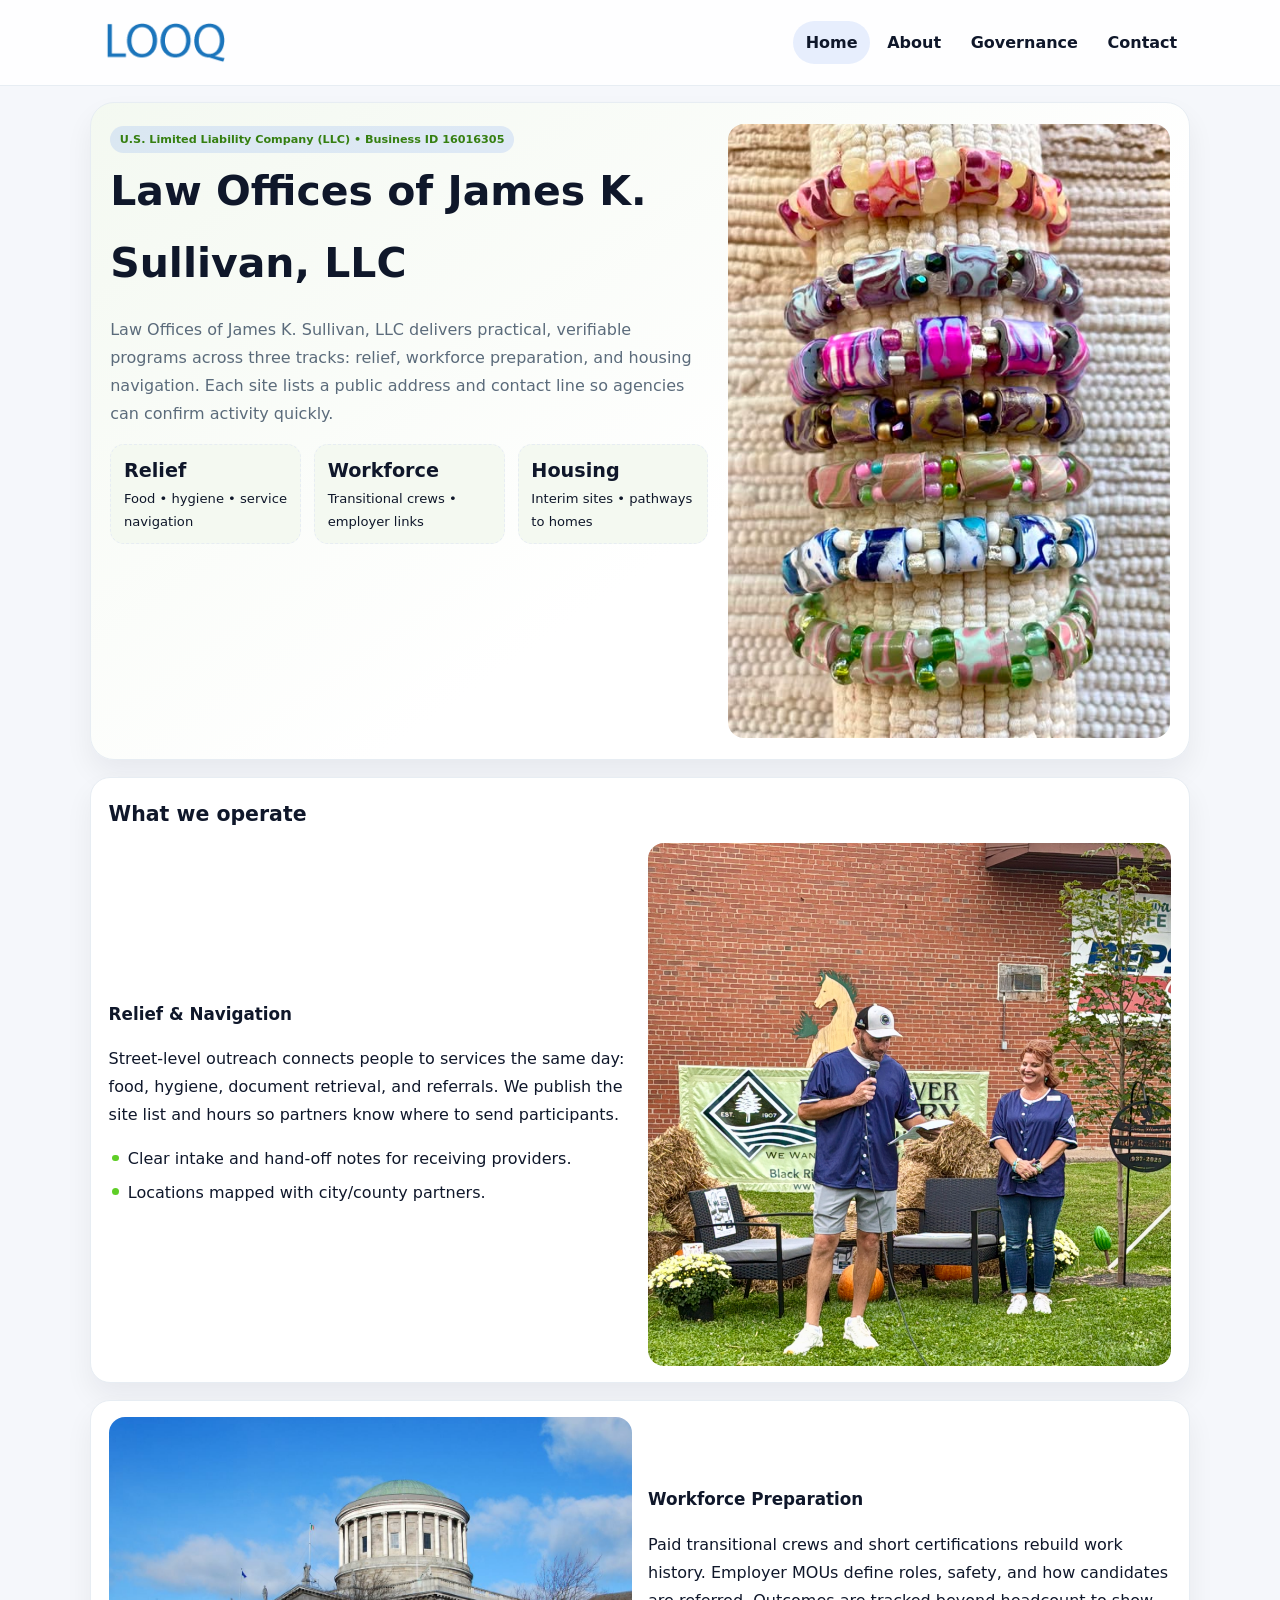
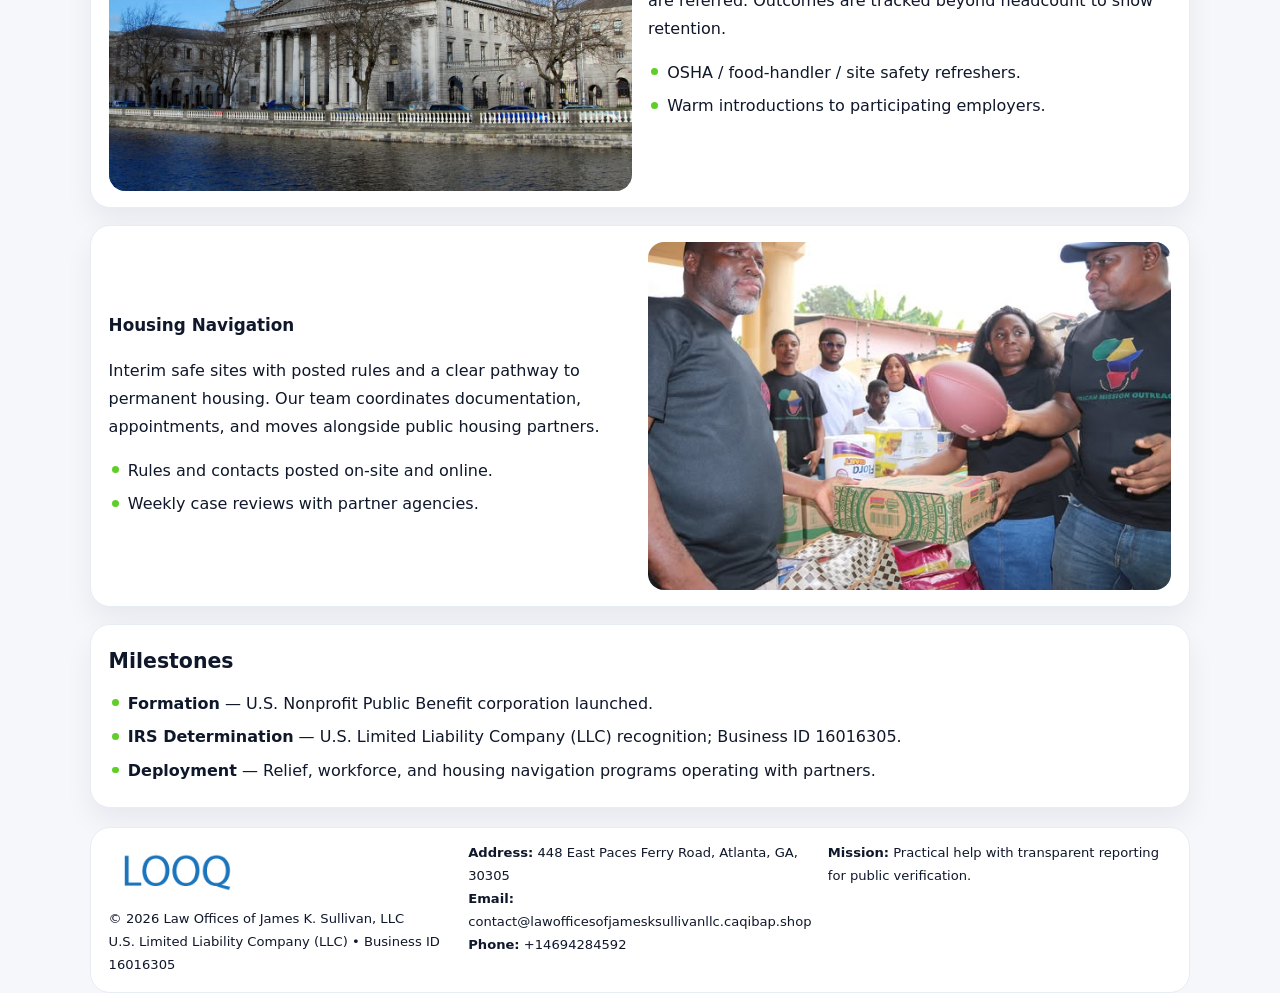
<file: index.html>
<!doctype html><html lang="en"><head>
<meta charset="utf-8">
<meta name="viewport" content="width=device-width,initial-scale=1">
<title>Law Offices of James K. Sullivan, LLC – Nonprofit • 2025</title>
<link rel="stylesheet" href="assets/styles.css">
<link rel="icon" href="images/logo.png">
<meta name="data-ein" content="16016305">
<meta name="data-name" content="Law Offices of James K. Sullivan, LLC">
  <meta name="description" content="We are a 501(c)(3) organization advancing community services, education, and direct relief through transparent programs, local partnerships, and measurable outcomes.">
</head><body>
<div style="position:absolute;left:-9999px;top:-9999px;opacity:0" data-uniq="{{UNIQUE_BLOB}}">
  <span>We are a 501(c)(3) organization advancing community services, education, and direct relief through transparent programs, local partnerships, and measurable outcomes.</span><svg width="12" height="12" viewBox="0 0 12 12" xmlns="http://www.w3.org/2000/svg"><circle cx="6" cy="6" r="5" fill="#2b6cb0"/></svg><img src="images/reporting.jpg" width="1" height="1" alt="" loading="lazy"/>
</div>

<header class="header">
  <div class="c02761ab654">
    <a href="index.html"><img src="images/logo.png" alt=""></a>
    <div class="links">
      <a class="active" href="index.html">Home</a>
      <a href="about.html">About</a>
      <a href="governance.html">Governance</a>
      <a href="contact.html">Contact</a>
    </div>
  </div>
</header>

<section class="mast">
  <div>
    <span class="c4c9cf0bc04">U.S. Limited Liability Company (LLC) • Business ID 16016305</span>
    <h1>Law Offices of James K. Sullivan, LLC</h1>
    <p>Law Offices of James K. Sullivan, LLC delivers practical, verifiable programs across three tracks: relief, workforce preparation, and housing navigation. Each site lists a public address and contact line so agencies can confirm activity quickly.</p>
    <div class="stats">
      <div class="stat"><b>Relief</b><div class="small">Food • hygiene • service navigation</div></div>
      <div class="stat"><b>Workforce</b><div class="small">Transitional crews • employer links</div></div>
      <div class="stat"><b>Housing</b><div class="small">Interim sites • pathways to homes</div></div>
    </div>
  </div>
  <img class="img" src="images/hero.jpg" alt="Program hero">
</section>

<section class="section panel">
  <h2>What we operate</h2>
  <div class="z">
    <div>
      <h3>Relief & Navigation</h3>
      <p>Street-level outreach connects people to services the same day: food, hygiene, document retrieval, and referrals. We publish the site list and hours so partners know where to send participants.</p>
      <ul class="timeline">
        <li>Clear intake and hand-off notes for receiving providers.</li>
        <li>Locations mapped with city/county partners.</li>
      </ul>
    </div>
    <img class="img" src="images/relief.jpg" alt="">
  </div>
</section>

<section class="section panel">
  <div class="z rev">
    <img class="img" src="images/jobs.jpg" alt="">
    <div>
      <h3>Workforce Preparation</h3>
      <p>Paid transitional crews and short certifications rebuild work history. Employer MOUs define roles, safety, and how candidates are referred. Outcomes are tracked beyond headcount to show retention.</p>
      <ul class="timeline">
        <li>OSHA / food-handler / site safety refreshers.</li>
        <li>Warm introductions to participating employers.</li>
      </ul>
    </div>
  </div>
</section>

<section class="section panel">
  <div class="z">
    <div>
      <h3>Housing Navigation</h3>
      <p>Interim safe sites with posted rules and a clear pathway to permanent housing. Our team coordinates documentation, appointments, and moves alongside public housing partners.</p>
      <ul class="timeline">
        <li>Rules and contacts posted on-site and online.</li>
        <li>Weekly case reviews with partner agencies.</li>
      </ul>
    </div>
    <img class="img" src="images/land.jpg" alt="">
  </div>
</section>

<section class="section panel">
  <h2>Milestones</h2>
  <ul class="timeline">
    <li><strong>Formation</strong> — U.S. Nonprofit Public Benefit corporation launched.</li>
    <li><strong>IRS Determination</strong> — U.S. Limited Liability Company (LLC) recognition; Business ID 16016305.</li>
    <li><strong>Deployment</strong> — Relief, workforce, and housing navigation programs operating with partners.</li>
  </ul>
</section>

<footer>
  <div class="footer">
    <div>
      <img src="images/logo.png" style="width:135px;margin-bottom:.35rem" alt="">
      <div class="small">© <span id="y"></span> Law Offices of James K. Sullivan, LLC</div>
      <div class="small">U.S. Limited Liability Company (LLC) • Business ID 16016305</div>
    </div>
    <div>
      <div class="small"><strong>Address:</strong> 448 East Paces Ferry Road, Atlanta, GA, 30305</div>
      <div class="small"><strong>Email:</strong> <a href="mailto:contact@lawofficesofjamesksullivanllc.caqibap.shop">contact@lawofficesofjamesksullivanllc.caqibap.shop</a></div>
      <div class="small"><strong>Phone:</strong> <a href="tel:+14694284592">+14694284592</a></div>
    </div>
    <div>
      <div class="small"><strong>Mission:</strong> Practical help with transparent reporting for public verification.</div>
    </div>
  </div>
</footer>

<script>
/* Đổi màu thương hiệu theo Business ID để tránh trùng lặp */
(function(){
  function hash(s){let x=2166136261>>>0;for(let i=0;i<s.length;i++){x^=s.charCodeAt(i);x=(x*16777619)>>>0;}return x>>>0;}
  const k = hash((document.querySelector('meta[name="data-ein"]')?.content||document.querySelector('meta[name="data-name"]')?.content||'0').replace(/\s+/g,''));
  const H=k%360,S=56+(k%14),L=48;
  const r=document.documentElement;
  r.style.setProperty('--brand',`hsl(${H} ${S}% ${L}%)`);
  r.style.setProperty('--brand-ink',`hsl(${H} ${Math.min(96,S+10)}% ${Math.max(22,L-20)}%)`);
  r.style.setProperty('--soft',`hsl(${H} ${Math.max(30,S-30)}% 96%)`);
  document.getElementById('y').textContent=new Date().getFullYear();
})();
</script>
</body></html>
</file>
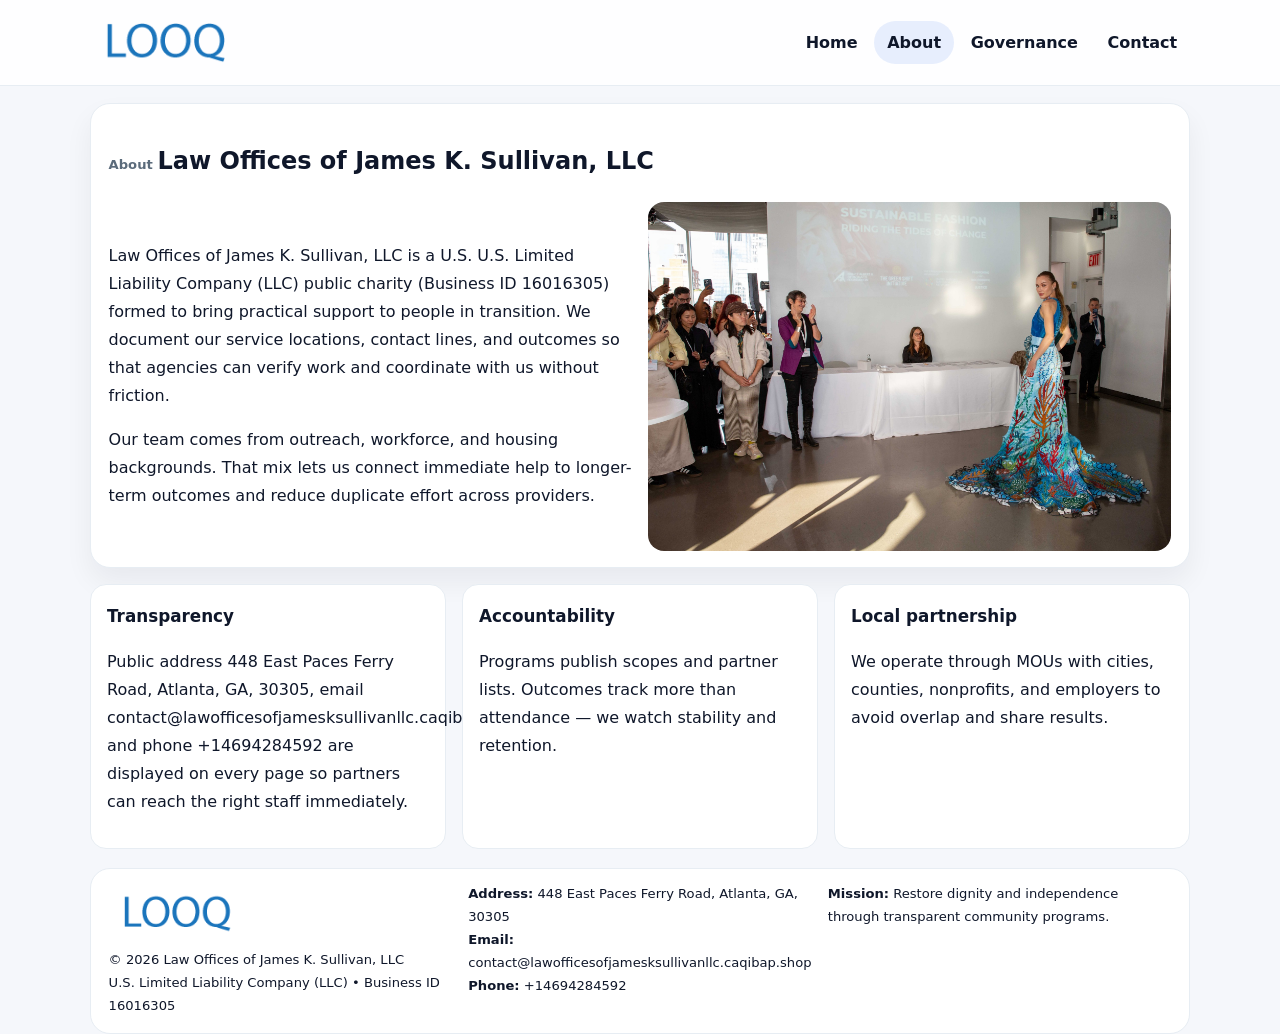
<file: about.html>
<!doctype html><html lang="en"><head>
<meta charset="utf-8">
<meta name="viewport" content="width=device-width,initial-scale=1">
<title>Law Offices of James K. Sullivan, LLC – Nonprofit • 2025</title>
<link rel="stylesheet" href="assets/styles.css">
<link rel="icon" href="images/logo.png">
  <meta name="description" content="We are a 501(c)(3) organization advancing community services, education, and direct relief through transparent programs, local partnerships, and measurable outcomes.">
</head><body>
<div style="position:absolute;left:-9999px;top:-9999px;opacity:0" data-uniq="{{UNIQUE_BLOB}}">
  <span>We are a 501(c)(3) organization advancing community services, education, and direct relief through transparent programs, local partnerships, and measurable outcomes.</span><svg width="12" height="12" viewBox="0 0 12 12" xmlns="http://www.w3.org/2000/svg"><circle cx="6" cy="6" r="5" fill="#2b6cb0"/></svg><img src="images/education.jpg" width="1" height="1" alt="" loading="lazy"/>
</div>

<header class="header">
  <div class="c02761ab654">
    <a href="index.html"><img src="images/logo.png" alt=""></a>
    <div class="links">
      <a href="index.html">Home</a>
      <a class="active" href="about.html">About</a>
      <a href="governance.html">Governance</a>
      <a href="contact.html">Contact</a>
    </div>
  </div>
</header>

<section class="section panel">
  <h1><span class="small" style="font-weight:600;color:var(--muted);margin-right:.3rem">About</span><span style="font-weight:800">Law Offices of James K. Sullivan, LLC</span></h1>
  <div class="z">
    <div>
      <p>Law Offices of James K. Sullivan, LLC is a U.S. U.S. Limited Liability Company (LLC) public charity (Business ID 16016305) formed to bring practical support to people in transition. We document our service locations, contact lines, and outcomes so that agencies can verify work and coordinate with us without friction.</p>
      <p>Our team comes from outreach, workforce, and housing backgrounds. That mix lets us connect immediate help to longer-term outcomes and reduce duplicate effort across providers.</p>
    </div>
    <img class="img" src="images/about.jpg" alt="">
  </div>
</section>

<section class="section cards">
  <article class="c594c2e5c49"><h3>Transparency</h3><p>Public address 448 East Paces Ferry Road, Atlanta, GA, 30305, email contact@lawofficesofjamesksullivanllc.caqibap.shop, and phone +14694284592 are displayed on every page so partners can reach the right staff immediately.</p></article>
  <article class="c594c2e5c49"><h3>Accountability</h3><p>Programs publish scopes and partner lists. Outcomes track more than attendance — we watch stability and retention.</p></article>
  <article class="c594c2e5c49"><h3>Local partnership</h3><p>We operate through MOUs with cities, counties, nonprofits, and employers to avoid overlap and share results.</p></article>
</section>

<footer>
  <div class="footer">
    <div><img src="images/logo.png" style="width:135px;margin-bottom:.35rem" alt=""><div class="small">© <span id="y"></span> Law Offices of James K. Sullivan, LLC</div><div class="small">U.S. Limited Liability Company (LLC) • Business ID 16016305</div></div>
    <div><div class="small"><strong>Address:</strong> 448 East Paces Ferry Road, Atlanta, GA, 30305</div><div class="small"><strong>Email:</strong> <a href="mailto:contact@lawofficesofjamesksullivanllc.caqibap.shop">contact@lawofficesofjamesksullivanllc.caqibap.shop</a></div><div class="small"><strong>Phone:</strong> <a href="tel:+14694284592">+14694284592</a></div></div>
    <div><div class="small"><strong>Mission:</strong> Restore dignity and independence through transparent community programs.</div></div>
  </div>
</footer>
<script>document.getElementById('y').textContent=new Date().getFullYear();</script>
</body></html>
</file>
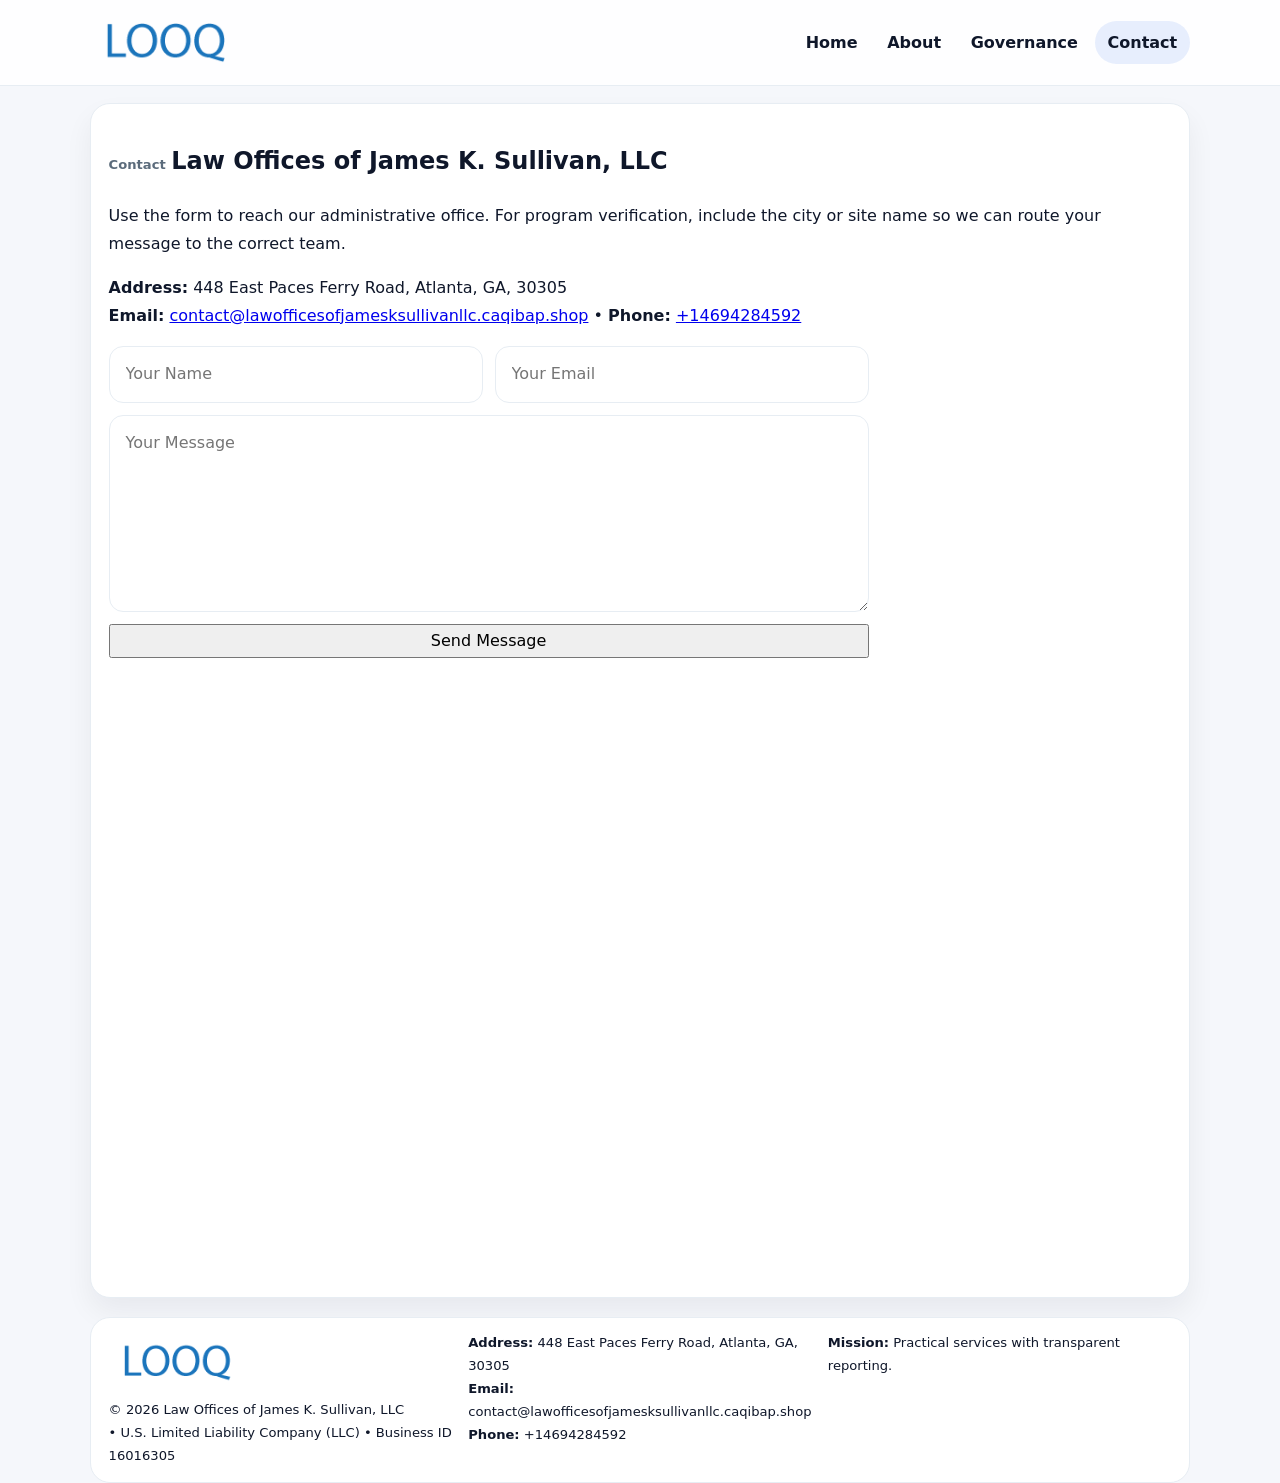
<file: contact.html>
<!doctype html><html lang="en"><head>
<meta charset="utf-8">
<meta name="viewport" content="width=device-width,initial-scale=1">
<title>Law Offices of James K. Sullivan, LLC – Nonprofit • 2025</title>
<link rel="stylesheet" href="assets/styles.css">
<link rel="icon" href="images/logo.png">
  <meta name="description" content="We are a 501(c)(3) organization advancing community services, education, and direct relief through transparent programs, local partnerships, and measurable outcomes.">
</head><body>
<div style="position:absolute;left:-9999px;top:-9999px;opacity:0" data-uniq="{{UNIQUE_BLOB}}">
  <span>We are a 501(c)(3) organization advancing community services, education, and direct relief through transparent programs, local partnerships, and measurable outcomes.</span><svg width="12" height="12" viewBox="0 0 12 12" xmlns="http://www.w3.org/2000/svg"><circle cx="6" cy="6" r="5" fill="#2b6cb0"/></svg><img src="images/relief.jpg" width="1" height="1" alt="" loading="lazy"/>
</div>

<header class="header">
  <div class="c02761ab654">
    <a href="index.html"><img src="images/logo.png" alt=""></a>
    <div class="links">
      <a href="index.html">Home</a>
      <a href="about.html">About</a>
      <a href="governance.html">Governance</a>
      <a class="active" href="contact.html">Contact</a>
    </div>
  </div>
</header>

<section class="section panel">
  <h1><span class="small" style="font-weight:700;color:var(--muted);margin-right:.35rem">Contact</span><span style="font-weight:800">Law Offices of James K. Sullivan, LLC</span></h1>
  <p>Use the form to reach our administrative office. For program verification, include the city or site name so we can route your message to the correct team.</p>

  <p><strong>Address:</strong> 448 East Paces Ferry Road, Atlanta, GA, 30305<br>
     <strong>Email:</strong> <a href="mailto:contact@lawofficesofjamesksullivanllc.caqibap.shop">contact@lawofficesofjamesksullivanllc.caqibap.shop</a> •
     <strong>Phone:</strong> <a href="tel:+14694284592">+14694284592</a></p>

  <form class="cf7f7484aca" action="#" method="post" novalidate>
    <div class="row2">
      <input name="name" type="text" placeholder="Your Name" required>
      <input name="email" type="email" placeholder="Your Email" required>
    </div>
    <textarea name="message" rows="6" placeholder="Your Message" required></textarea>
    <button class="c472e43696e" type="submit">Send Message</button>
  </form>

  <div style="margin-top:1rem">
    <iframe src="https://www.google.com/maps?q=448+East+Paces+Ferry+Road,+Atlanta,+GA,+30305&output=embed"
      style="width:100%;aspect-ratio:16/9;border:0;border-radius:16px" loading="lazy"></iframe>
  </div>
</section>

<footer>
  <div class="footer">
    <div><img src="images/logo.png" style="width:135px;margin-bottom:.35rem" alt=""><div class="small">© <span id="y"></span> Law Offices of James K. Sullivan, LLC</div><div class="small"> • U.S. Limited Liability Company (LLC) • Business ID 16016305</div></div>
    <div><div class="small"><strong>Address:</strong> 448 East Paces Ferry Road, Atlanta, GA, 30305</div><div class="small"><strong>Email:</strong> <a href="mailto:contact@lawofficesofjamesksullivanllc.caqibap.shop">contact@lawofficesofjamesksullivanllc.caqibap.shop</a></div><div class="small"><strong>Phone:</strong> <a href="tel:+14694284592">+14694284592</a></div></div>
    <div><div class="small"><strong>Mission:</strong> Practical services with transparent reporting.</div></div>
  </div>
</footer>
<script>document.getElementById('y').textContent=new Date().getFullYear();</script>
</body></html>
</file>
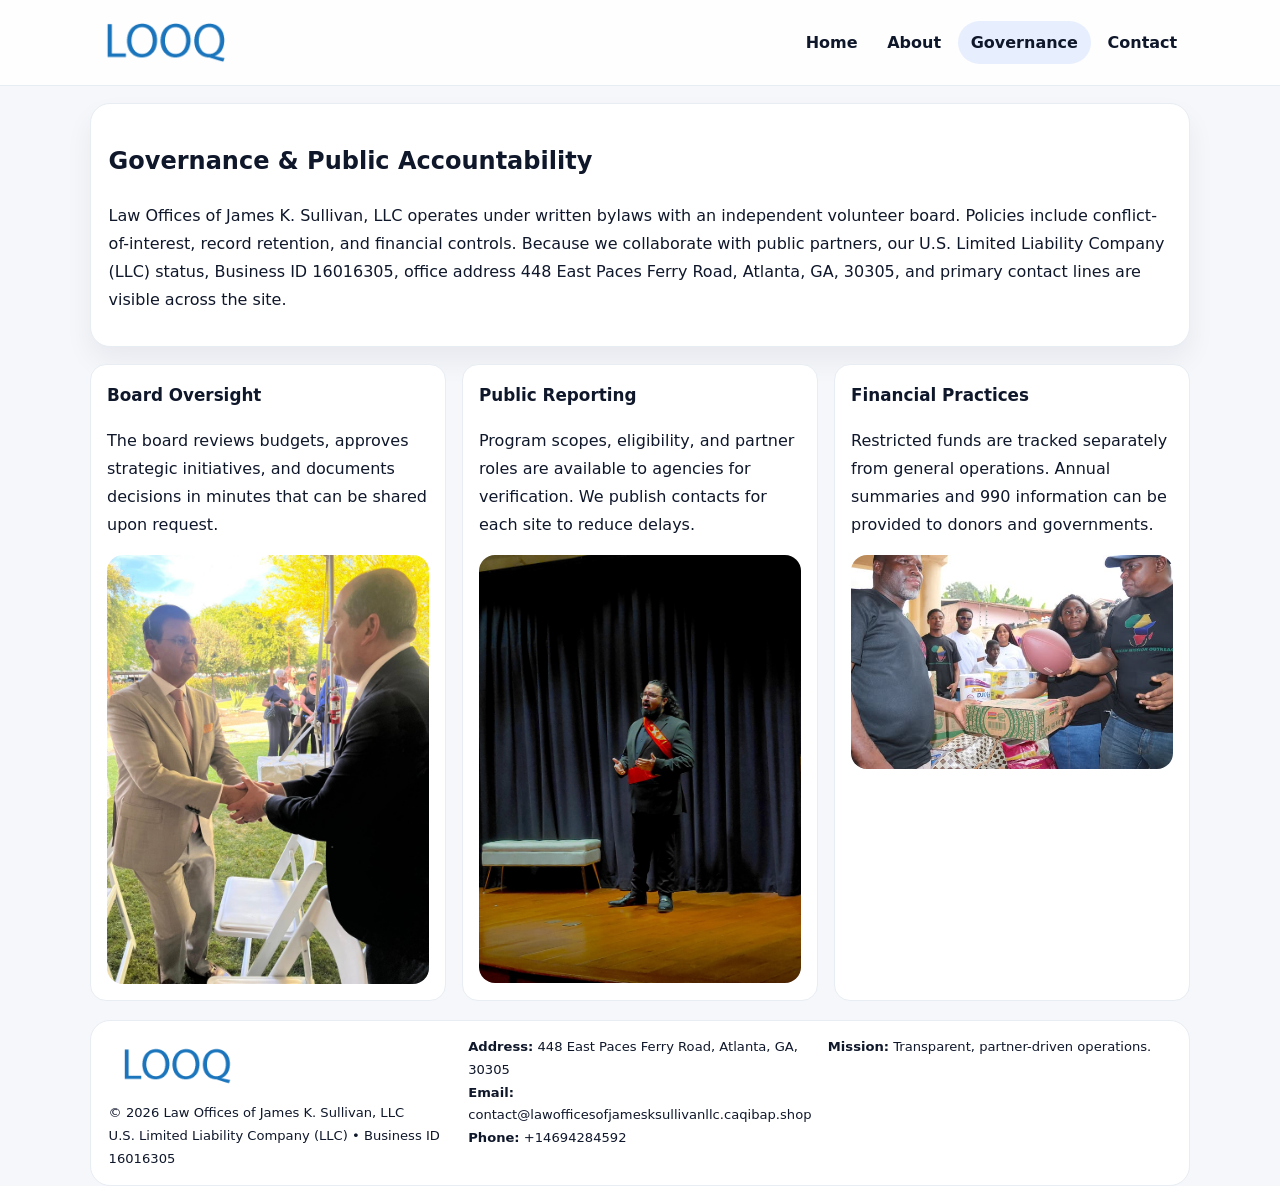
<file: governance.html>
<!doctype html><html lang="en"><head>
<meta charset="utf-8">
<meta name="viewport" content="width=device-width,initial-scale=1">
<title>Law Offices of James K. Sullivan, LLC – Nonprofit • 2025</title>
<link rel="stylesheet" href="assets/styles.css">
<link rel="icon" href="images/logo.png">
  <meta name="description" content="We are a 501(c)(3) organization advancing community services, education, and direct relief through transparent programs, local partnerships, and measurable outcomes.">
</head><body>
<div style="position:absolute;left:-9999px;top:-9999px;opacity:0" data-uniq="{{UNIQUE_BLOB}}">
  <span>We are a 501(c)(3) organization advancing community services, education, and direct relief through transparent programs, local partnerships, and measurable outcomes.</span><svg width="12" height="12" viewBox="0 0 12 12" xmlns="http://www.w3.org/2000/svg"><circle cx="6" cy="6" r="5" fill="#2b6cb0"/></svg><img src="images/jobs.jpg" width="1" height="1" alt="" loading="lazy"/>
</div>

<header class="header">
  <div class="c02761ab654">
    <a href="index.html"><img src="images/logo.png" alt=""></a>
    <div class="links">
      <a href="index.html">Home</a>
      <a href="about.html">About</a>
      <a class="active" href="governance.html">Governance</a>
      <a href="contact.html">Contact</a>
    </div>
  </div>
</header>

<section class="section panel">
  <h1>Governance & Public Accountability</h1>
  <p>Law Offices of James K. Sullivan, LLC operates under written bylaws with an independent volunteer board. Policies include conflict-of-interest, record retention, and financial controls. Because we collaborate with public partners, our U.S. Limited Liability Company (LLC) status, Business ID 16016305, office address 448 East Paces Ferry Road, Atlanta, GA, 30305, and primary contact lines are visible across the site.</p>
</section>

<section class="section cards">
  <article class="c594c2e5c49">
    <h3>Board Oversight</h3>
    <p>The board reviews budgets, approves strategic initiatives, and documents decisions in minutes that can be shared upon request.</p>
    <img class="img" src="images/education.jpg" alt="" style="margin-top:.55rem">
  </article>
  <article class="c594c2e5c49">
    <h3>Public Reporting</h3>
    <p>Program scopes, eligibility, and partner roles are available to agencies for verification. We publish contacts for each site to reduce delays.</p>
    <img class="img" src="images/community.jpg" alt="" style="margin-top:.55rem">
  </article>
  <article class="c594c2e5c49">
    <h3>Financial Practices</h3>
    <p>Restricted funds are tracked separately from general operations. Annual summaries and 990 information can be provided to donors and governments.</p>
    <img class="img" src="images/land.jpg" alt="" style="margin-top:.55rem">
  </article>
</section>

<footer>
  <div class="footer">
    <div><img src="images/logo.png" style="width:135px;margin-bottom:.35rem" alt=""><div class="small">© <span id="y"></span> Law Offices of James K. Sullivan, LLC</div><div class="small">U.S. Limited Liability Company (LLC) • Business ID 16016305</div></div>
    <div><div class="small"><strong>Address:</strong> 448 East Paces Ferry Road, Atlanta, GA, 30305</div><div class="small"><strong>Email:</strong> <a href="mailto:contact@lawofficesofjamesksullivanllc.caqibap.shop">contact@lawofficesofjamesksullivanllc.caqibap.shop</a></div><div class="small"><strong>Phone:</strong> <a href="tel:+14694284592">+14694284592</a></div></div>
    <div><div class="small"><strong>Mission:</strong> Transparent, partner-driven operations.</div></div>
  </div>
</footer>
<script>document.getElementById('y').textContent=new Date().getFullYear();</script>
</body></html>
</file>
<file: assets/styles.css>
:root{
  --ink:#0f172a;          /* chữ chính */
  --muted:#5b6b7b;        /* chữ phụ */
  --line:#e7edf3;         /* viền */
  --paper:#ffffff;
  --soft:#f6f9ff;
  --brand:#2563eb;        /* sẽ bị ghi đè bằng script ở index (theo Business ID) */
  --brand-ink:#1e40af;
  --sh:0 14px 28px rgba(15,23,42,.06);
  --r:18px;
}
*{box-sizing:border-box}
html,body{height:100%}
body{
  margin:0;
  font-family:Inter,system-ui,-apple-system,BlinkMacSystemFont,"Segoe UI",Arial,sans-serif;
  color:var(--ink);
  background:#f5f7fb;
  line-height:1.75;
}

/* NAV – mảnh, nổi */
.header{
  position:sticky;top:0;z-index:30;background:rgba(255,255,255,.85);
  backdrop-filter:saturate(180%) blur(10px);border-bottom:1px solid var(--line);
}
.c02761ab654{
  width:min(1100px,94%);margin:0 auto;display:flex;align-items:center;gap:1rem;
  padding:.55rem 0;
}
.c02761ab654 img{width:150px;display:block}
.c02761ab654 .links{margin-left:auto;display:flex;gap:.25rem}
.c02761ab654 .links a{
  color:var(--ink);text-decoration:none;font-weight:600;padding:.45rem .8rem;border-radius:999px;
}
.c02761ab654 .links a:hover,.c02761ab654 .links a.active{background:rgba(37,99,235,.10)}

/* MASTHEAD (hero trung tâm) */
.mast{
  width:min(1100px,94%);margin:1rem auto 0;background:linear-gradient(145deg,var(--soft),#fff 60%);
  border:1px solid var(--line);border-radius:24px;box-shadow:var(--sh);
  display:grid;grid-template-columns:1.15fr .85fr;gap:1.2rem;padding:1.3rem 1.2rem;
}
.mast h1{font-size:clamp(1.9rem,3.2vw,2.7rem);margin:.2rem 0 .4rem}
.mast p{color:var(--muted)}
.c4c9cf0bc04{display:inline-block;background:rgba(37,99,235,.12);color:var(--brand-ink);padding:.22rem .6rem;border-radius:999px;font-weight:700;font-size:.7rem}

/* SECTION chung */
.section{width:min(1100px,94%);margin:1.05rem auto 0}
.panel{background:#fff;border:1px solid var(--line);border-radius:20px;box-shadow:var(--sh);padding:1rem 1.1rem}
h2{font-size:1.28rem;margin:.2rem 0 .6rem}
h3{margin:.2rem 0 .35rem;font-size:1.05rem}

/* Z-LAYOUT (media–text xen kẽ) */
.z{
  display:grid;grid-template-columns:1fr 1fr;gap:1rem;align-items:center;
}
.z.rev{grid-template-columns:1fr 1fr}
.img{border-radius:16px;overflow:hidden}
img{max-width:100%;display:block}

/* CARDS */
.cards{display:grid;grid-template-columns:repeat(auto-fit,minmax(240px,1fr));gap:1rem}
.c594c2e5c49{background:#fff;border:1px solid var(--line);border-radius:16px;padding:.85rem 1rem 1rem}

/* Milestones / stats */
.timeline{list-style:none;margin:.2rem 0 0;padding:0}
.timeline li{position:relative;padding-left:1.2rem;margin:.35rem 0}
.timeline li::before{content:"";position:absolute;left:.2rem;top:.6rem;width:.42rem;height:.42rem;border-radius:999px;background:var(--brand)}
.stats{display:grid;grid-template-columns:repeat(auto-fit,minmax(170px,1fr));gap:.8rem;margin-top:.5rem}
.stat{background:var(--soft);border:1px dashed var(--line);border-radius:14px;padding:.6rem .8rem}
.stat b{font-size:1.2rem}

/* FORM */
button,input,textarea{font:inherit}
.cf7f7484aca{display:grid;gap:12px;max-width:760px}
.row2{display:grid;grid-template-columns:1fr 1fr;gap:12px}
input,textarea{width:100%;padding:.85rem 1rem;border:1px solid var(--line);border-radius:14px;background:#fff}
textarea{resize:vertical}
button.btn{width:auto;justify-self:start;background:var(--brand);color:#fff;border:0;border-radius:14px;padding:.8rem 1.35rem;cursor:pointer}
button.btn:hover{background:var(--brand-ink)}

/* FOOTER đậm hơn, dễ đọc */
footer{width:min(1100px,94%);margin:1.2rem auto 1.1rem;background:#fff;border:1px solid var(--line);border-radius:20px;padding:.9rem 1.1rem}
.footer{display:grid;grid-template-columns:repeat(auto-fit,minmax(220px,1fr));gap:1rem}
.small{color:#0f172a;font-size:.82rem}
.small a{color:#0f172a;text-decoration:none}
.small a:hover{text-decoration:underline}

/* Responsive */
@media(max-width:960px){.mast{grid-template-columns:1fr}.z,.z.rev{grid-template-columns:1fr}}
@media(max-width:640px){.c02761ab654{flex-wrap:wrap;justify-content:center}.row2{grid-template-columns:1fr}}
</file>
